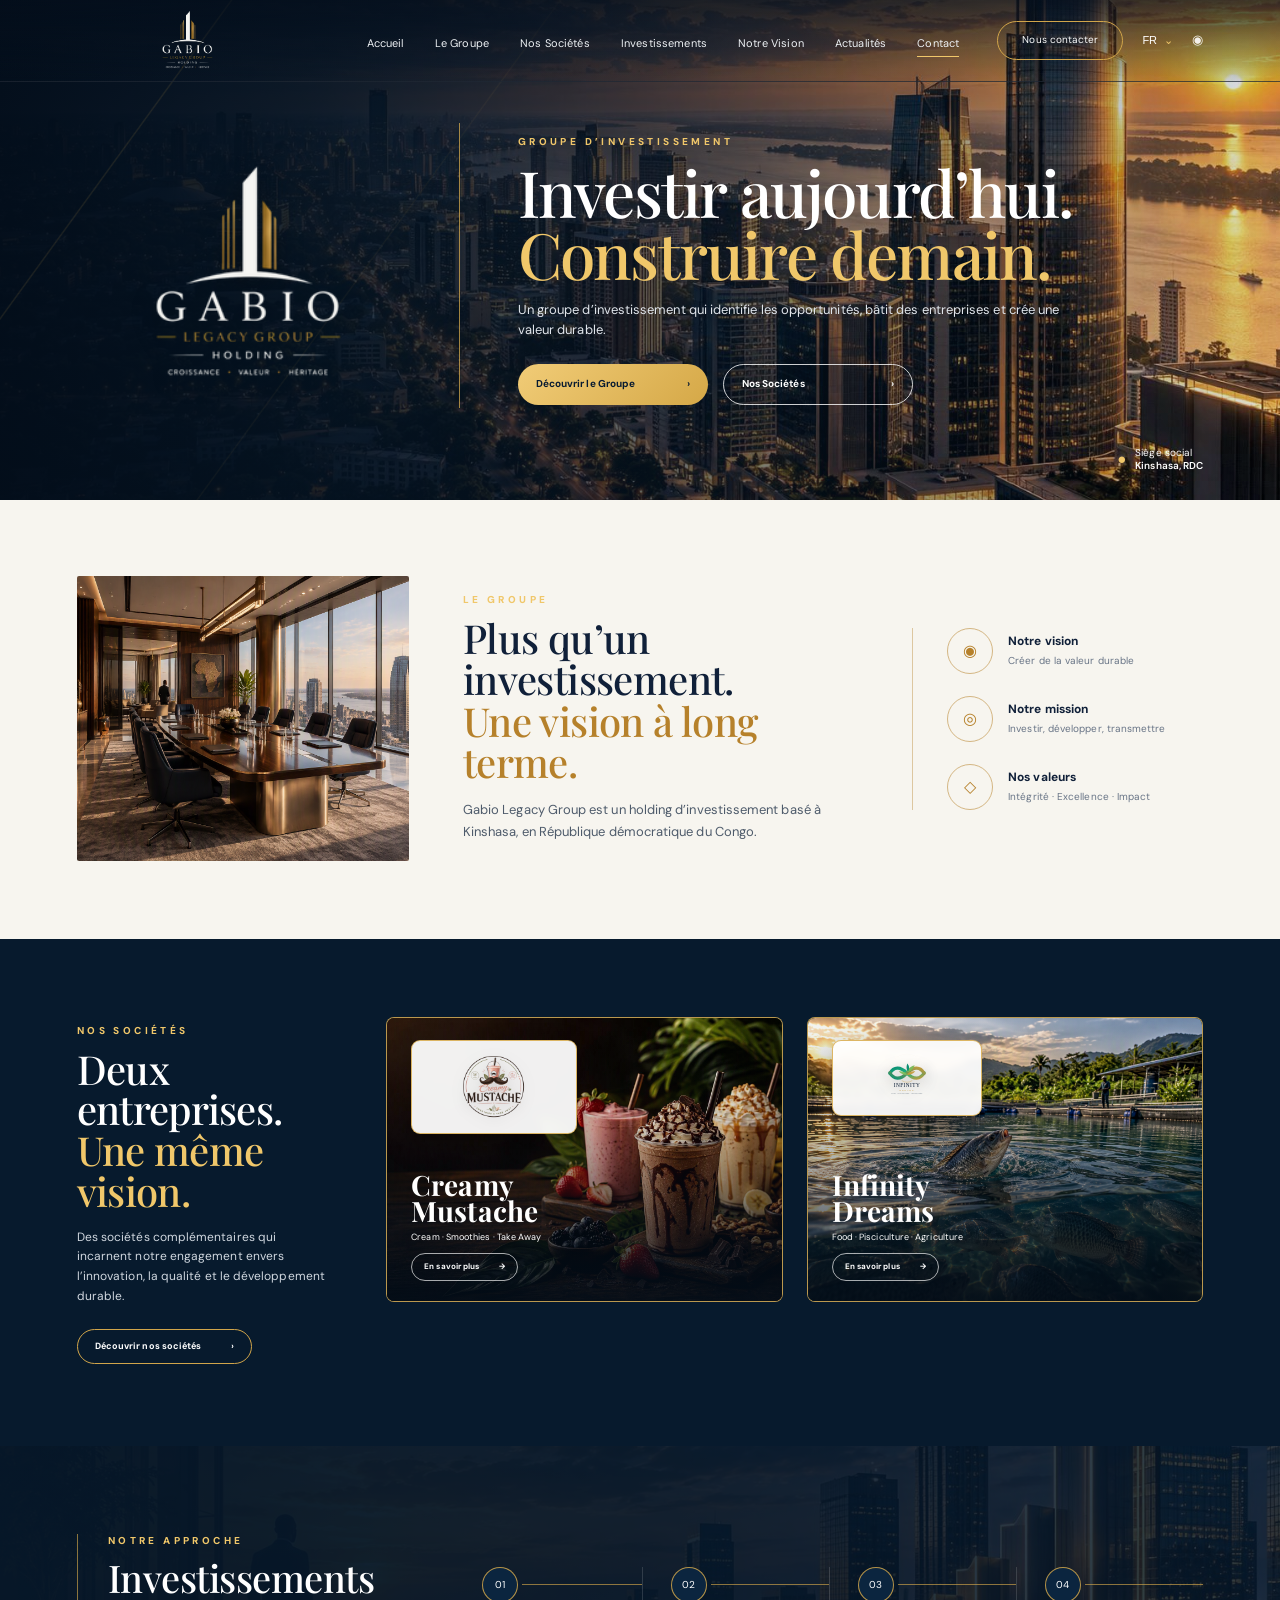
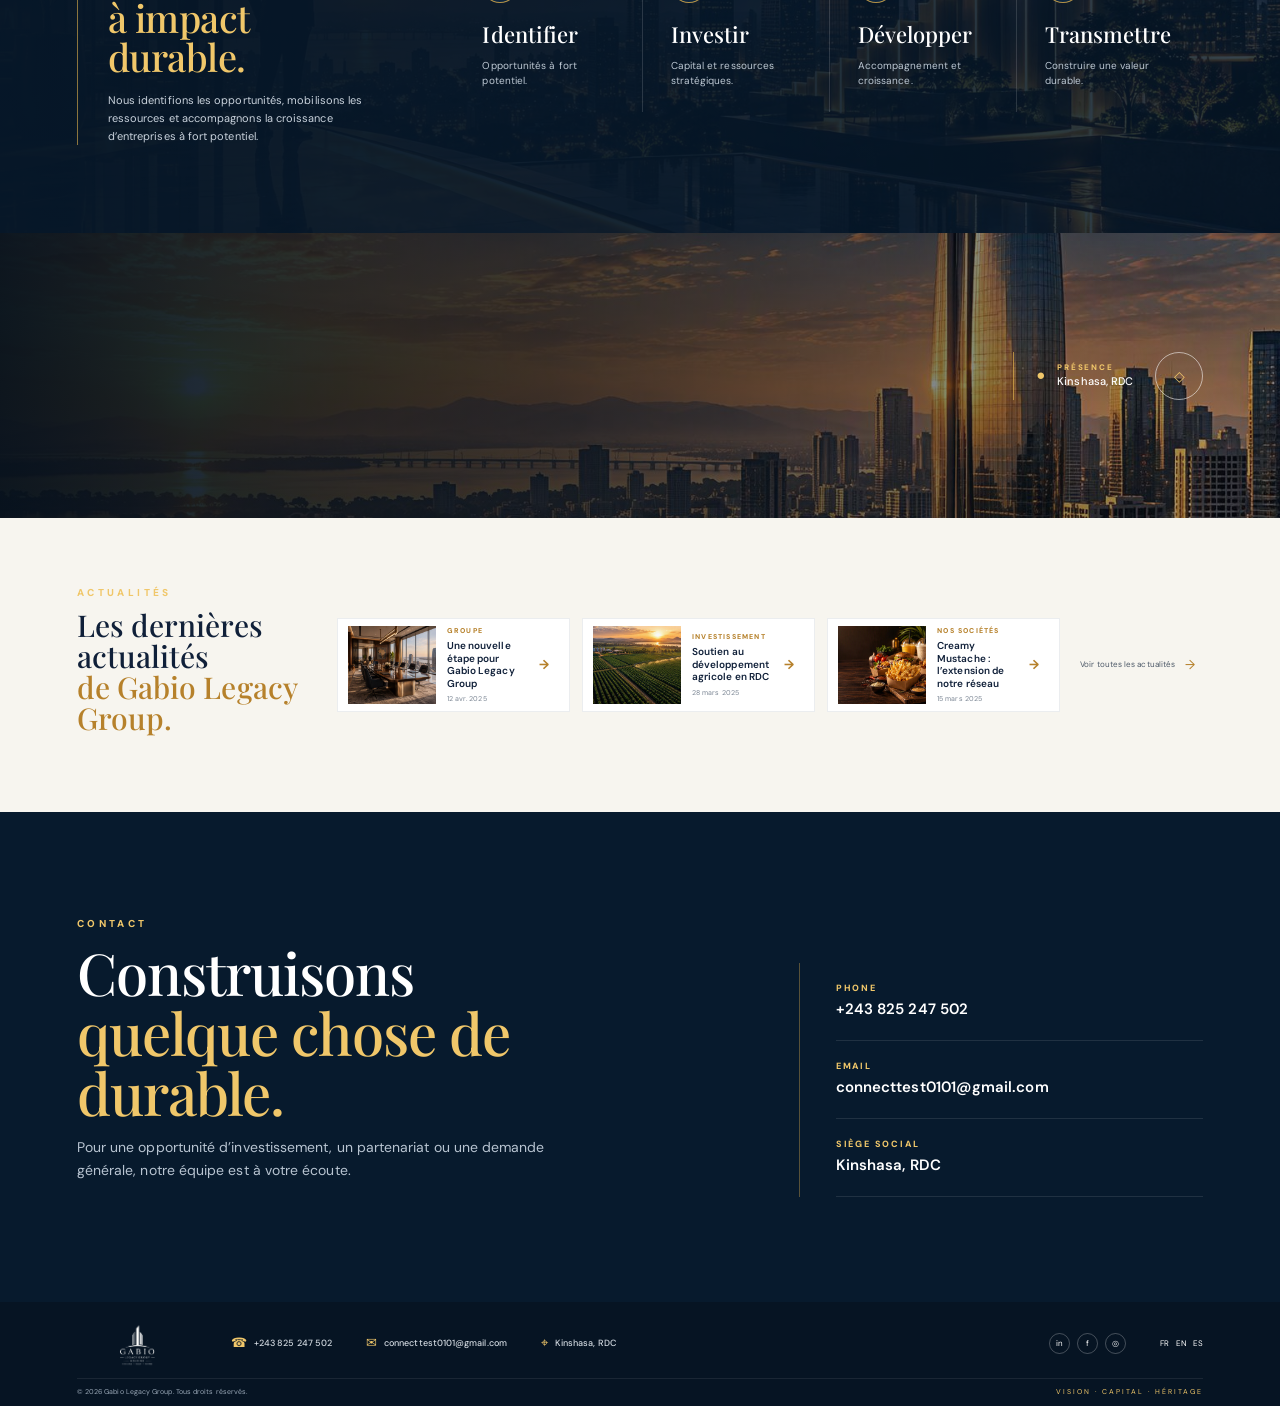
<file: index.html>
<!doctype html>
<html lang="fr">
<head>
<meta charset="utf-8">
<meta name="viewport" content="width=device-width, initial-scale=1">
<meta name="description" content="Gabio Legacy Group — Groupe d'investissement basé à Kinshasa, RDC. Investir, développer, transmettre.">
<meta name="theme-color" content="#071a31">
<title>Gabio Legacy Group | Holding d'investissement</title>
<link rel="preconnect" href="https://fonts.googleapis.com">
<link rel="preconnect" href="https://fonts.gstatic.com" crossorigin>
<link href="https://fonts.googleapis.com/css2?family=DM+Sans:wght@400;500;600;700;800&family=Playfair+Display:wght@500;600;700&display=swap" rel="stylesheet">
<link rel="stylesheet" href="style.css">
</head>
<body>
<div class="progress"><span id="progress"></span></div>

<header class="header" id="header">
  <a class="brand" href="#home" aria-label="Gabio Legacy Group">
    <img src="assets/logos/gabio-light.png" alt="Gabio Legacy Group">
  </a>
  <nav class="nav" id="nav">
    <a class="active" href="#home" data-i18n="nav.home">Accueil</a>
    <a href="#group" data-i18n="nav.group">Le Groupe</a>
    <a href="#companies" data-i18n="nav.companies">Nos Sociétés</a>
    <a href="#investments" data-i18n="nav.investments">Investissements</a>
    <a href="#vision" data-i18n="nav.vision">Notre Vision</a>
    <a href="#news" data-i18n="nav.news">Actualités</a>
    <a href="#contact" data-i18n="nav.contact">Contact</a>
  </nav>
  <div class="header-actions">
    <a class="contact-pill" href="#contact" data-i18n="nav.cta">Nous contacter</a>
    <div class="lang">
      <button type="button" class="lang-current" id="langCurrent" aria-expanded="false">FR <span>⌄</span></button>
      <div class="lang-menu" id="langMenu">
        <button type="button" data-lang="fr">Français</button>
        <button type="button" data-lang="en">English</button>
        <button type="button" data-lang="es">Español</button>
      </div>
    </div>
    <span class="globe" aria-hidden="true">◉</span>
    <button class="menu-toggle" id="menuToggle" type="button" aria-label="Menu" aria-expanded="false"><span></span><span></span><span></span></button>
  </div>
</header>

<main id="home">
<section class="hero">
  <div class="hero-image" aria-hidden="true"><img src="assets/images/kinshasa-hero.jfif" alt=""></div>
  <div class="hero-overlay"></div>
  <div class="hero-lines" aria-hidden="true"></div>
  <div class="hero-inner">
    <div class="hero-left reveal">
      <div class="hero-logo"><img src="assets/logos/gabio-light.png" alt="Gabio Legacy Group Holding"></div>
    </div>
    <div class="hero-copy reveal">
      <p class="eyebrow" data-i18n="hero.eyebrow">GROUPE D’INVESTISSEMENT</p>
      <h1><span data-i18n="hero.line1">Investir aujourd’hui.</span><em data-i18n="hero.line2">Construire demain.</em></h1>
      <p class="hero-lead" data-i18n="hero.lead">Un groupe d’investissement qui identifie les opportunités, bâtit des entreprises et crée une valeur durable.</p>
      <div class="hero-actions">
        <a class="btn btn-gold" href="#group"><span data-i18n="hero.discover">Découvrir le Groupe</span><span>›</span></a>
        <a class="btn btn-outline" href="#companies"><span data-i18n="hero.companies">Nos Sociétés</span><span>›</span></a>
      </div>
    </div>
  </div>
  <div class="hero-meta"><span class="pin">●</span><div><span data-i18n="hero.location">Siège social</span><b>Kinshasa, RDC</b></div></div>
</section>

<section class="group-section" id="group">
  <div class="container group-grid">
    <div class="group-visual reveal"><img src="assets/images/corporate-office.png" alt="Architecture corporate à Kinshasa"></div>
    <div class="group-copy reveal">
      <div class="section-tag">LE GROUPE</div>
      <h2 data-i18n="group.title">Plus qu’un investissement.<br><em>Une vision à long terme.</em></h2>
      <p data-i18n="group.p1">Gabio Legacy Group est un holding d’investissement basé à Kinshasa, en République démocratique du Congo, qui participe au développement d’entreprises dans des secteurs à fort potentiel, avec une approche durable et responsable.</p>
    </div>
    <div class="pillars reveal">
      <article><div class="pillar-icon">◉</div><div><strong data-i18n="group.v1">Notre vision</strong><span data-i18n="group.v1d">Créer de la valeur durable.</span></div></article>
      <article><div class="pillar-icon">◎</div><div><strong data-i18n="group.v2">Notre mission</strong><span data-i18n="group.v2d">Investir · Développer · Transmettre.</span></div></article>
      <article><div class="pillar-icon">◇</div><div><strong data-i18n="group.v3">Nos valeurs</strong><span data-i18n="group.v3d">Intégrité · Excellence · Impact.</span></div></article>
    </div>
  </div>
</section>

<section class="companies-section" id="companies">
  <div class="container companies-layout">
    <div class="companies-intro reveal">
      <div class="section-tag">NOS SOCIÉTÉS</div>
      <h2 data-i18n="companies.title">Deux entreprises.<br><em>Une même vision.</em></h2>
      <p data-i18n="companies.lead">Des sociétés complémentaires qui incarnent notre engagement envers l’innovation, la qualité et le développement durable.</p>
      <a class="text-link" href="#contact"><span data-i18n="companies.cta">Découvrir nos sociétés</span> <span>›</span></a>
    </div>
    <article class="company-card creamy reveal">
      <div class="card-image"><img class="company-photo" src="assets/images/creamy-products.jfif" alt="Produits Creamy Mustache"><div class="image-shade"></div><div class="logo-plaque"><img src="assets/logos/creamy-mustache-transparent.png" alt="Logo Creamy Mustache"></div></div>
      <div class="card-content">
        <h3>Creamy<br>Mustache</h3>
        <p class="sector" data-i18n="companies.creamy.sector">Cream · Smoothies · Take Away</p>
        <a href="companies/creamy-mustache.html" class="card-btn"><span data-i18n="companies.more">En savoir plus</span> →</a>
      </div>
    </article>
    <article class="company-card infinity reveal">
      <div class="card-image"><img class="company-photo" src="assets/images/infinity-pisciculture.png" alt="Pisciculture Infinity Dreams"><div class="image-shade"></div><div class="logo-plaque infinity-logo"><img src="assets/infinity-dreams.svg" alt="Logo Infinity Dreams"></div></div>
      <div class="card-content">
        <h3>Infinity<br>Dreams</h3>
        <p class="sector" data-i18n="companies.infinity.sector">Food · Pisciculture · Agriculture</p>
        <a href="companies/infinity-dreams.html" class="card-btn"><span data-i18n="companies.more">En savoir plus</span> →</a>
      </div>
    </article>
  </div>
</section>

<section class="investment-section investment-visual" id="investments">
  <div class="investment-bg" aria-hidden="true"><img src="assets/images/investment.jfif" alt=""></div>
  <div class="container investment-layout">
    <div class="investment-intro reveal">
      <div class="section-tag">NOTRE APPROCHE</div>
      <h2 data-i18n="invest.title">Investissements<br><em>à impact durable.</em></h2>
      <p data-i18n="invest.lead">Nous identifions les opportunités, mobilisons les ressources et accompagnons la croissance d’entreprises à fort potentiel.</p>
    </div>
    <div class="process">
      <article class="process-item reveal"><span>01</span><h3 data-i18n="process.1">Identifier</h3><p data-i18n="process.1d">Opportunités à fort potentiel.</p></article>
      <article class="process-item reveal"><span>02</span><h3 data-i18n="process.2">Investir</h3><p data-i18n="process.2d">Capital et ressources stratégiques.</p></article>
      <article class="process-item reveal"><span>03</span><h3 data-i18n="process.3">Développer</h3><p data-i18n="process.3d">Accompagnement et croissance.</p></article>
      <article class="process-item reveal"><span>04</span><h3 data-i18n="process.4">Transmettre</h3><p data-i18n="process.4d">Construire une valeur durable.</p></article>
    </div>
  </div>
</section>

<section class="vision-section" id="vision">
  <div class="vision-bg" aria-hidden="true"><img src="assets/images/legacy-future.jfif" alt=""></div>
  <div class="vision-content reveal"><div class="section-tag">NOTRE VISION</div><h2 data-i18n="vision.title">Créer aujourd’hui<br><em>les entreprises qui compteront demain.</em></h2></div>
  <div class="vision-presence"><span class="pin">●</span><div><small>PRÉSENCE</small><strong>Kinshasa, RDC</strong></div><div class="country-mark">◇</div></div>
</section>

<section class="news-section" id="news">
  <div class="container news-layout">
    <div class="news-title reveal"><div class="section-tag">ACTUALITÉS</div><h2 data-i18n="news.title">Les dernières actualités<br><em>de Gabio Legacy Group.</em></h2></div>
    <div class="news-grid">
      <article class="news-card reveal"><img src="assets/images/corporate-office.png" alt=""><div><span>GROUPE</span><h3 data-i18n="news.n1">Une nouvelle étape pour Gabio Legacy Group</h3><p>12 avr. 2025</p></div><b>→</b></article>
      <article class="news-card reveal"><img src="assets/images/infinity-agriculture.jfif" alt=""><div><span>INVESTISSEMENT</span><h3 data-i18n="news.n2">Soutien au développement agricole en RDC</h3><p>28 mars 2025</p></div><b>→</b></article>
      <article class="news-card reveal"><img src="assets/images/creamy-snacks.jfif" alt=""><div><span>NOS SOCIÉTÉS</span><h3 data-i18n="news.n3">Creamy Mustache : l’extension de notre réseau</h3><p>15 mars 2025</p></div><b>→</b></article>
      <a class="all-news" href="#contact">Voir toutes les actualités <span>→</span></a>
    </div>
  </div>
</section>

<section class="contact-section" id="contact">
  <div class="container contact-grid">
    <div class="reveal"><div class="section-tag">CONTACT</div><h2 data-i18n="contact.title">Construisons<br><em>quelque chose de durable.</em></h2><p data-i18n="contact.text">Pour une opportunité d’investissement, un partenariat ou une demande générale, notre équipe est à votre écoute.</p></div>
    <div class="contact-links reveal">
      <a href="tel:+243825247502"><span>PHONE</span><strong>+243 825 247 502</strong></a>
      <a href="mailto:connecttest0101@gmail.com"><span>EMAIL</span><strong>connecttest0101@gmail.com</strong></a>
      <div class="contact-location"><span>SIÈGE SOCIAL</span><strong>Kinshasa, RDC</strong></div>
    </div>
  </div>
</section>
</main>

<footer class="footer">
  <div class="container footer-inner">
    <img src="assets/logos/gabio-transparent.png" alt="Gabio Legacy Group">
    <div class="footer-contact"><span>☎</span><strong>+243 825 247 502</strong></div>
    <div class="footer-contact"><span>✉</span><strong>connecttest0101@gmail.com</strong></div>
    <div class="footer-contact"><span>⌖</span><strong>Kinshasa, RDC</strong></div>
    <div class="footer-social"><span>in</span><span>f</span><span>◎</span></div>
    <div class="footer-langs">FR &nbsp; EN &nbsp; ES</div>
  </div>
  <div class="container footer-bottom"><p>© <span id="year"></span> Gabio Legacy Group. Tous droits réservés.</p><span>VISION · CAPITAL · HÉRITAGE</span></div>
</footer>
<script src="script.js"></script>
</body>
</html>
</file>
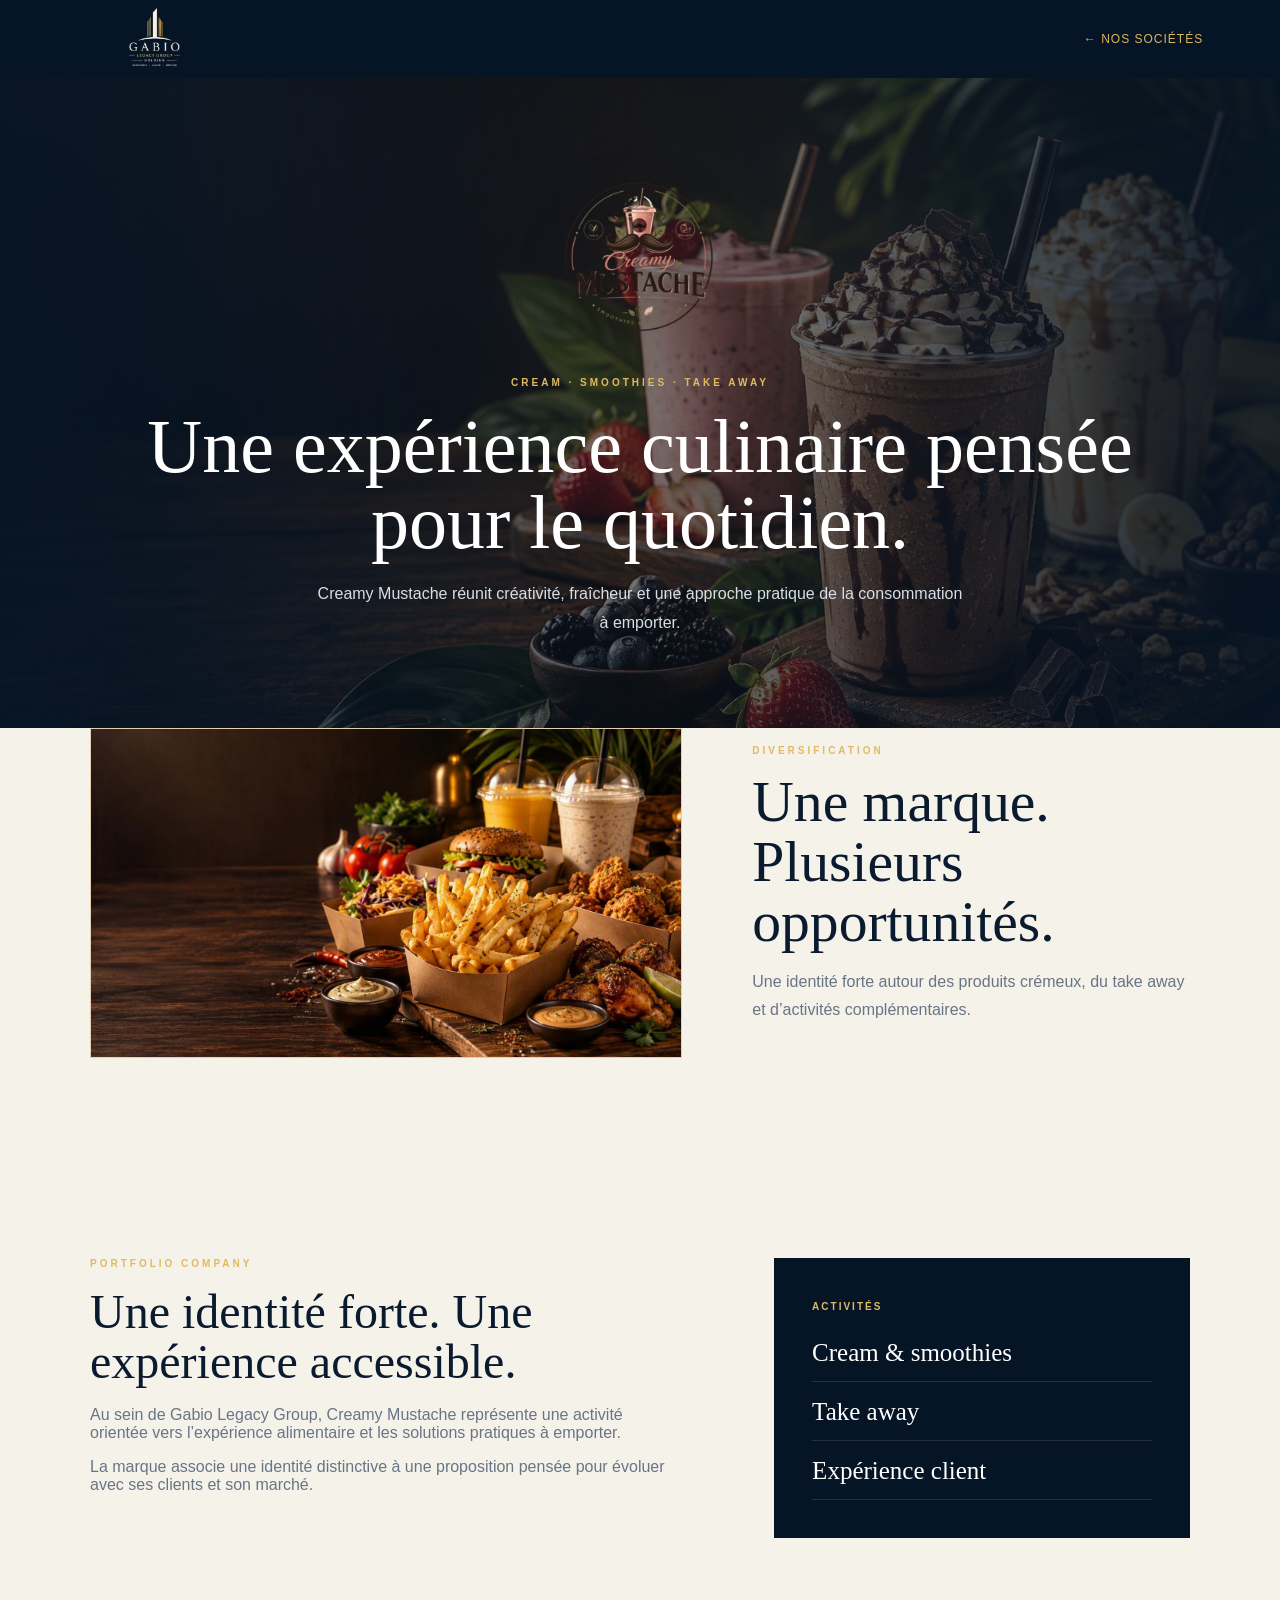
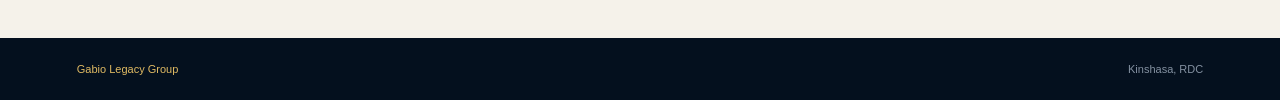
<file: companies/creamy-mustache.html>
<!doctype html><html lang="fr">
<head><meta charset="utf-8"><meta name="viewport" content="width=device-width,initial-scale=1">
<title>Creamy Mustache | Gabio Legacy Group</title><link rel="stylesheet" href="../company.css"></head>
<body class="creamy">
<header><a href="../index.html"><img src="../assets/logos/gabio-dark.png" alt="Gabio Legacy Group"></a><a href="../index.html#companies" class="back">← <span data-key="back">Nos Sociétés</span></a></header>
<main>
<section class="company-hero"><div class="hero-bg"><img src="../assets/images/creamy-products.jfif" alt=""></div><div class="hero-content"><img class="company-logo cream-logo" src="../assets/logos/creamy-mustache-transparent.png" alt="Creamy Mustache"><span>CREAM · SMOOTHIES · TAKE AWAY</span><h1>Une expérience culinaire pensée pour le quotidien.</h1><p>Creamy Mustache réunit créativité, fraîcheur et une approche pratique de la consommation à emporter.</p></div></section>
<section class="company-feature"><img src="../assets/images/creamy-snakes.jfif" alt="Activité liée aux serpents"><div><span class="tag">DIVERSIFICATION</span><h2>Une marque. Plusieurs opportunités.</h2><p>Une identité forte autour des produits crémeux, du take away et d’activités complémentaires.</p></div></section>
<section class="company-body"><div class="company-copy"><span class="tag">PORTFOLIO COMPANY</span><h2>Une identité forte. Une expérience accessible.</h2><p>Au sein de Gabio Legacy Group, Creamy Mustache représente une activité orientée vers l’expérience alimentaire et les solutions pratiques à emporter.</p><p>La marque associe une identité distinctive à une proposition pensée pour évoluer avec ses clients et son marché.</p></div><div class="focus"><span>ACTIVITÉS</span><div class="focus-list"><b>Cream & smoothies</b><b>Take away</b><b>Expérience client</b></div></div></section>
</main><footer><a href="../index.html">Gabio Legacy Group</a><span>Kinshasa, RDC</span></footer>
</body></html>
</file>
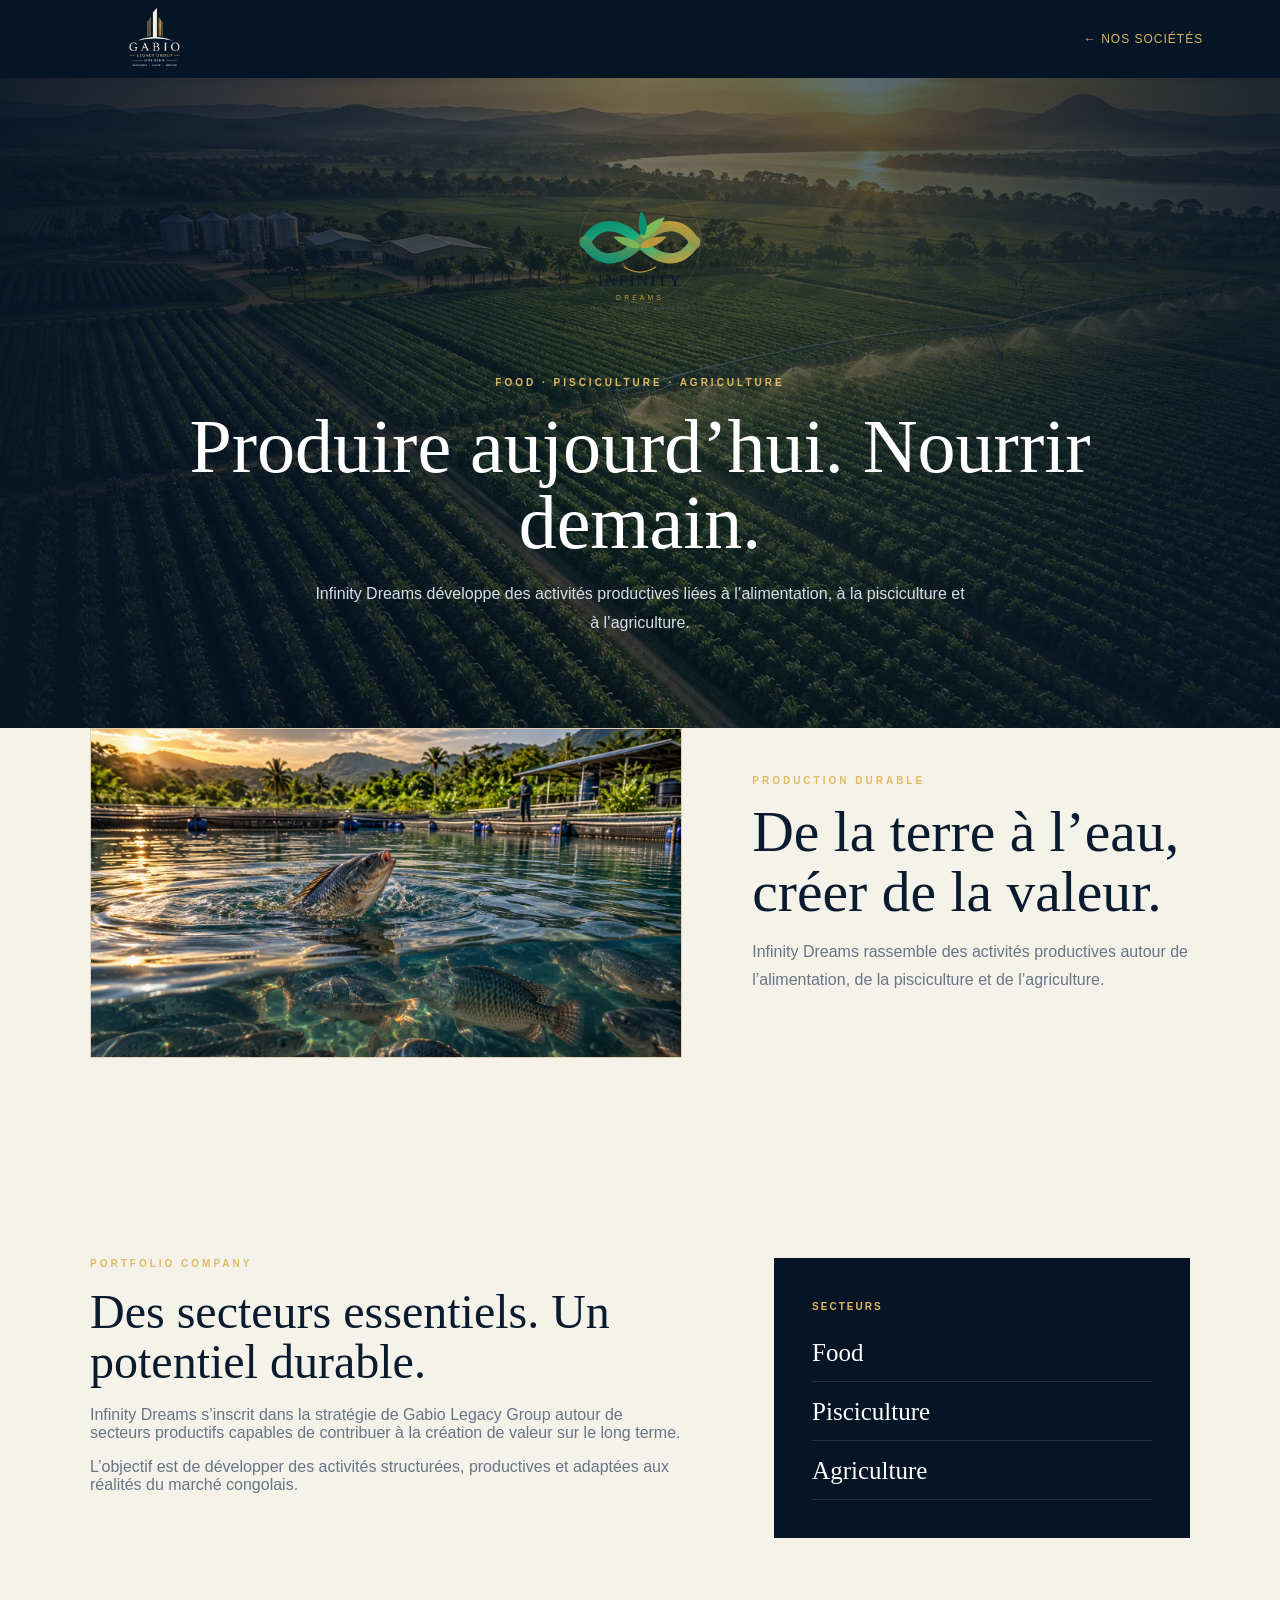
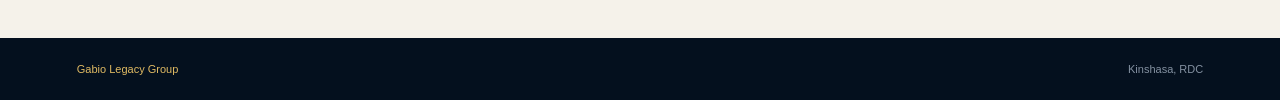
<file: companies/infinity-dreams.html>
<!doctype html><html lang="fr">
<head><meta charset="utf-8"><meta name="viewport" content="width=device-width,initial-scale=1">
<title>Infinity Dreams | Gabio Legacy Group</title><link rel="stylesheet" href="../company.css"></head>
<body class="infinity">
<header><a href="../index.html"><img src="../assets/logos/gabio-dark.png" alt="Gabio Legacy Group"></a><a href="../index.html#companies" class="back">← <span data-key="back">Nos Sociétés</span></a></header>
<main>
<section class="company-hero"><div class="hero-bg"><img src="../assets/images/infinity-agriculture.jfif" alt=""></div><div class="hero-content"><img class="company-logo infinity-logo" src="../assets/infinity-dreams.svg" alt="Infinity Dreams"><span>FOOD · PISCICULTURE · AGRICULTURE</span><h1>Produire aujourd’hui. Nourrir demain.</h1><p>Infinity Dreams développe des activités productives liées à l’alimentation, à la pisciculture et à l’agriculture.</p></div></section>
<section class="company-feature"><img src="../assets/images/pisciculture.png" alt="Pisciculture Infinity Dreams"><div><span class="tag">PRODUCTION DURABLE</span><h2>De la terre à l’eau, créer de la valeur.</h2><p>Infinity Dreams rassemble des activités productives autour de l’alimentation, de la pisciculture et de l’agriculture.</p></div></section>
<section class="company-body"><div class="company-copy"><span class="tag">PORTFOLIO COMPANY</span><h2>Des secteurs essentiels. Un potentiel durable.</h2><p>Infinity Dreams s’inscrit dans la stratégie de Gabio Legacy Group autour de secteurs productifs capables de contribuer à la création de valeur sur le long terme.</p><p>L’objectif est de développer des activités structurées, productives et adaptées aux réalités du marché congolais.</p></div><div class="focus"><span>SECTEURS</span><div class="focus-list"><b>Food</b><b>Pisciculture</b><b>Agriculture</b></div></div></section>
</main><footer><a href="../index.html">Gabio Legacy Group</a><span>Kinshasa, RDC</span></footer>
</body></html>
</file>
<file: style.css>
*{box-sizing:border-box}
html{scroll-behavior:smooth}
body{margin:0;background:#f7f5ef;color:#102039;font-family:"DM Sans",sans-serif;line-height:1.45}
a{color:inherit}
:root{--navy:#071a2d;--navy2:#0b253f;--gold:#d1a54a;--gold2:#f0c76a;--cream:#f7f5ef;--muted:#687486;--line:rgba(7,26,49,.15);--max:1260px}
.progress{position:fixed;top:0;left:0;right:0;height:2px;z-index:200;background:transparent}.progress span{display:block;width:0;height:100%;background:var(--gold2)}

/* HEADER */
.header{position:fixed;top:0;left:0;right:0;height:72px;z-index:90;display:flex;align-items:center;gap:30px;padding:4px max(5%,calc((100% - var(--max))/2));color:#fff;background:linear-gradient(180deg,rgba(4,14,27,.72),rgba(4,14,27,.05));border-bottom:1px solid rgba(255,255,255,.08);transition:.3s}.header.scrolled{background:rgba(5,18,32,.95);backdrop-filter:blur(15px)}
.brand{display:block;flex:0 0 auto}.brand img{width:205px;height:64px;object-fit:contain}.nav{display:flex;align-items:center;justify-content:flex-end;gap:28px;flex:1}.nav a{font-size:10px;text-decoration:none;color:#eef2f5;white-space:nowrap;position:relative;padding:25px 0 20px}.nav a:after{content:"";position:absolute;left:0;right:0;bottom:14px;height:1px;background:var(--gold2);transform:scaleX(0);transform-origin:left;transition:.25s}.nav a:hover:after,.nav a.active:after{transform:scaleX(1)}
.header-actions{display:flex;align-items:center;gap:11px}.contact-pill{border:1px solid var(--gold);border-radius:30px;padding:9px 22px;font-size:9px;text-decoration:none;color:#fff;white-space:nowrap}.contact-pill:hover{background:var(--gold);color:var(--navy)}.lang{position:relative}.lang-current{background:none;border:0;color:#fff;font-size:10px;cursor:pointer;padding:8px}.lang-current span{color:var(--gold2);margin-left:4px}.lang-menu{display:none;position:absolute;right:0;top:38px;background:#fff;min-width:130px;box-shadow:0 15px 35px rgba(0,0,0,.2)}.lang-menu.open{display:block}.lang-menu button{display:block;width:100%;border:0;background:#fff;text-align:left;padding:10px 13px;font-size:10px;cursor:pointer}.globe{color:#fff;font-size:13px;opacity:.9}.menu-toggle{display:none;border:0;background:none;padding:6px}.menu-toggle span{display:block;width:23px;height:2px;background:#fff;margin:4px}
.container{width:min(var(--max),90%);margin:auto}

/* HERO */
.hero{height:302px;min-height:302px;position:relative;overflow:hidden;background:#061526;color:#fff;display:flex;align-items:center}.hero-image{position:absolute;inset:0;overflow:hidden}.hero-image img{width:100%;height:100%;object-fit:cover;object-position:center 48%;display:block;filter:saturate(.88) contrast(1.05)}.hero-overlay{position:absolute;inset:0;background:linear-gradient(90deg,rgba(3,14,27,.96) 0%,rgba(5,20,35,.86) 27%,rgba(6,24,42,.52) 56%,rgba(5,19,33,.18) 100%)}.hero-lines{position:absolute;inset:0;background:linear-gradient(126deg,transparent 0 14%,rgba(212,167,74,.18) 14.1%,transparent 14.2% 34%,rgba(212,167,74,.08) 34.1%,transparent 34.2%);opacity:.7}.hero-inner{width:min(var(--max),90%);margin:auto;display:grid;grid-template-columns:40% 60%;align-items:center;position:relative;z-index:2;padding-top:22px}.hero-left{display:flex;align-items:center}.hero-logo{width:350px;height:215px;display:flex;align-items:center;justify-content:center;padding:10px 34px 10px 20px;border-right:1px solid rgba(222,177,80,.72)}.hero-logo img{width:100%;height:100%;object-fit:contain;filter:drop-shadow(0 6px 13px rgba(0,0,0,.4))}.hero-copy{padding-left:46px;max-width:720px}.eyebrow,.section-tag{font-size:9px;letter-spacing:3px;font-weight:800;text-transform:uppercase;color:var(--gold2)}.hero h1{font-family:"Playfair Display",serif;font-size:clamp(39px,4.2vw,59px);line-height:.98;font-weight:500;letter-spacing:-1.2px;margin:8px 0 9px}.hero h1 em{display:block;color:var(--gold2);font-style:normal}.hero-lead{max-width:500px;color:#e0e5eb;font-size:11px;line-height:1.4;margin:0}.hero-actions{display:flex;gap:13px;margin-top:16px}.btn{display:inline-flex;align-items:center;gap:22px;text-decoration:none;font-size:9px;font-weight:700;padding:9px 16px;border-radius:24px;min-width:160px;justify-content:space-between}.btn-gold{background:linear-gradient(135deg,#f1cc77,#d5a847);color:#071a31}.btn-outline{border:1px solid rgba(255,255,255,.8);color:#fff}.hero-meta{position:absolute;right:max(5%,calc((100% - var(--max))/2));bottom:17px;z-index:3;display:flex;align-items:center;gap:9px;color:#fff;font-size:9px}.hero-meta div{display:flex;flex-direction:column;line-height:1.25}.hero-meta b{font-size:9px;font-weight:600}.pin{color:var(--gold2);font-size:15px}

/* GROUP */
.group-section{background:#f7f5ef;padding:16px 0 14px}.group-grid{display:grid;grid-template-columns:1.08fr 1.25fr .92fr;gap:38px;align-items:center}.group-visual{height:158px;overflow:hidden}.group-visual img{width:100%;height:100%;object-fit:cover;display:block}.group-copy{padding-right:5px}.group-copy h2{font-family:"Playfair Display";font-size:28px;line-height:1.03;font-weight:500;margin:4px 0 8px}.group-copy h2 em{color:#b6812b;font-style:normal}.group-copy p{font-size:10px;color:#4e5b6b;line-height:1.5;margin:0;max-width:560px}.pillars{border-left:1px solid rgba(183,129,43,.4);padding-left:28px}.pillars article{display:flex;gap:12px;align-items:center;margin:0 0 11px}.pillars article:last-child{margin-bottom:0}.pillar-icon{width:39px;height:39px;border:1px solid rgba(183,129,43,.55);border-radius:50%;display:grid;place-items:center;color:#b6812b;font-size:15px;flex:0 0 auto}.pillars strong{display:block;font-size:10px}.pillars span{display:block;font-size:9px;color:#687486;margin-top:2px}

/* COMPANIES */
.companies-section{background:var(--navy);color:#fff;padding:14px 0 10px}.companies-layout{display:grid;grid-template-columns:.78fr 1fr 1fr;gap:17px;align-items:stretch}.companies-intro{padding:5px 10px 0 0}.companies-intro h2{font-family:"Playfair Display";font-size:28px;line-height:1.02;font-weight:500;margin:8px 0 8px}.companies-intro h2 em{display:block;color:var(--gold2);font-style:normal}.companies-intro p{font-size:9px;line-height:1.45;color:#d0d7df;margin:0 0 11px;max-width:300px}.text-link{display:inline-flex;align-items:center;gap:25px;border:1px solid var(--gold);border-radius:22px;padding:7px 13px;text-decoration:none;font-size:8px;font-weight:700}.company-card{height:170px;position:relative;overflow:hidden;border:1px solid rgba(218,174,84,.85);border-radius:6px;background:#0a1b2c}.card-image{position:absolute;inset:0}.company-photo{position:absolute;inset:0;width:100%;height:100%;object-fit:cover;display:block;filter:saturate(.9) contrast(1.05)}.image-shade{position:absolute;inset:0;background:linear-gradient(180deg,rgba(3,13,24,.08),rgba(3,13,24,.25) 42%,rgba(3,13,24,.92) 100%)}.logo-plaque{position:absolute;left:22px;top:15px;width:150px;height:78px;display:flex;align-items:center;justify-content:center;padding:7px;background:rgba(255,255,255,.94);border:1px solid rgba(218,174,84,.9);border-radius:8px;box-shadow:0 10px 24px rgba(0,0,0,.28);backdrop-filter:blur(3px);z-index:5}.logo-plaque img{width:100%;height:100%;object-fit:contain;filter:drop-shadow(0 3px 7px rgba(0,0,0,.18))}.infinity-logo{width:135px;height:67px}.card-content{position:absolute;left:22px;right:16px;bottom:12px;z-index:4}.company-card h3{font-family:"Playfair Display";font-size:22px;line-height:.9;margin:0 0 5px}.company-card .sector{font-size:8px;color:#fff;margin:0 0 5px}.card-btn{display:inline-flex;align-items:center;gap:20px;border:1px solid rgba(255,255,255,.65);border-radius:20px;padding:5px 10px;text-decoration:none;font-size:7px;font-weight:700}.card-btn:hover{border-color:var(--gold2);color:var(--gold2)}

/* INVESTMENT */
.investment-section{position:relative;overflow:hidden;background:var(--navy);color:#fff;padding:17px 0}.investment-bg{position:absolute;inset:0;opacity:.28}.investment-bg:after{content:"";position:absolute;inset:0;background:linear-gradient(90deg,rgba(5,18,32,.96),rgba(5,18,32,.72),rgba(5,18,32,.3))}.investment-bg img{width:100%;height:100%;object-fit:cover}.investment-layout{position:relative;z-index:2;display:grid;grid-template-columns:.82fr 1.75fr;gap:35px;align-items:center}.investment-intro{padding-left:5px;border-left:1px solid rgba(211,167,74,.65)}.investment-intro .section-tag{padding-left:25px}.investment-intro h2{font-family:"Playfair Display";font-size:25px;line-height:1.03;font-weight:500;margin:5px 0 7px;padding-left:25px}.investment-intro h2 em{display:block;color:var(--gold2);font-style:normal}.investment-intro p{font-size:8px;line-height:1.45;color:#c9d2dc;margin:0;padding-left:25px;max-width:315px}.process{display:grid;grid-template-columns:repeat(4,1fr);margin:0}.process-item{min-height:82px;padding:0 18px 0 22px;border-left:1px solid rgba(255,255,255,.14);position:relative}.process-item:first-child{border-left:0}.process-item:before{content:"";position:absolute;top:15px;left:58px;right:0;height:1px;background:rgba(211,167,74,.65)}.process-item>span{position:relative;z-index:2;width:31px;height:31px;border:1px solid rgba(211,167,74,.85);border-radius:50%;display:grid;place-items:center;color:#fff;font-size:9px;background:var(--navy2)}.process-item h3{font-family:"Playfair Display";font-size:16px;font-weight:500;margin:11px 0 3px}.process-item p{font-size:8px;color:#bdc8d3;line-height:1.35;margin:0;max-width:150px}

/* VISION */
.vision-section{height:92px;position:relative;overflow:hidden;color:#fff;display:flex;align-items:center;padding:0}.vision-bg{position:absolute;inset:0}.vision-bg img{width:100%;height:100%;object-fit:cover;object-position:center 55%;display:block}.vision-section:after{content:"";position:absolute;inset:0;background:linear-gradient(90deg,rgba(4,16,29,.95) 0%,rgba(4,16,29,.78) 40%,rgba(4,16,29,.4) 100%)}.vision-content{position:relative;z-index:2;width:min(var(--max),90%);margin:auto}.vision-content h2{font-family:"Playfair Display";font-size:25px;line-height:1.02;font-weight:500;margin:4px 0 0}.vision-content h2 em{color:var(--gold2);font-style:normal}.vision-presence{position:absolute;z-index:3;right:max(5%,calc((100% - var(--max))/2));top:50%;transform:translateY(-50%);display:flex;align-items:center;gap:9px;padding-left:18px;border-left:1px solid rgba(211,167,74,.75)}.vision-presence small{display:block;color:var(--gold2);font-size:7px;letter-spacing:1.8px;font-weight:800}.vision-presence strong{display:block;font-size:9px;font-weight:500}.country-mark{width:43px;height:43px;border:1px solid rgba(255,255,255,.55);border-radius:50%;display:grid;place-items:center;color:var(--gold2);margin-left:10px}

/* NEWS */
.news-section{background:#f7f5ef;padding:9px 0}.news-layout{display:grid;grid-template-columns:.82fr 3fr;gap:18px;align-items:center}.news-title h2{font-family:"Playfair Display";font-size:22px;line-height:1.04;font-weight:500;margin:4px 0}.news-title h2 em{color:#b6812b;font-style:normal}.news-grid{display:grid;grid-template-columns:repeat(3,1fr) auto;gap:8px;align-items:stretch}.news-card{height:62px;display:grid;grid-template-columns:65px 1fr 16px;gap:8px;align-items:center;background:#fff;border:1px solid rgba(7,26,49,.08);padding:5px 8px}.news-card img{width:65px;height:50px;object-fit:cover}.news-card span{display:block;font-size:6px;letter-spacing:1.2px;color:#b6812b;font-weight:800}.news-card h3{font-family:"DM Sans";font-size:8px;line-height:1.2;font-weight:600;margin:2px 0}.news-card p{font-size:6px;color:#7a8593;margin:0}.news-card b{font-size:11px;color:#b6812b}.all-news{display:flex;align-items:center;justify-content:center;gap:10px;height:62px;text-decoration:none;font-size:7px;color:#4d5968;white-space:nowrap;padding:0 8px}.all-news span{color:#b6812b;font-size:13px}

/* CONTACT */
.contact-section{background:var(--navy);color:#fff;padding:75px 0}.contact-grid{display:grid;grid-template-columns:1fr .65fr;gap:80px;align-items:end}.contact-grid h2{font-family:"Playfair Display";font-size:48px;line-height:1.03;font-weight:500;margin:12px 0}.contact-grid h2 em{color:var(--gold2);font-style:normal}.contact-grid>div>p{color:#b8c4d1;max-width:520px}.contact-links{border-left:1px solid rgba(211,167,74,.4);padding-left:30px}.contact-links>a,.contact-location{display:block;text-decoration:none;border-bottom:1px solid rgba(255,255,255,.1);padding:16px 0}.contact-links span{display:block;font-size:8px;letter-spacing:1.8px;color:var(--gold2);font-weight:800;margin-bottom:4px}.contact-links strong{font-size:13px;font-weight:600}

/* FOOTER */
.footer{background:#061423;color:#9aa8b7;padding:9px 0 5px}.footer-inner{display:flex;align-items:center;gap:27px}.footer img{width:105px;height:43px;object-fit:contain;filter:brightness(0) invert(1) sepia(.15) saturate(.75)}.footer-contact{display:flex;align-items:center;gap:7px;font-size:8px}.footer-contact span{color:var(--gold2);font-size:13px}.footer-contact strong{font-weight:500;color:#d3dae1}.footer-social{display:flex;gap:7px;margin-left:auto}.footer-social span{width:21px;height:21px;border:1px solid rgba(255,255,255,.25);border-radius:50%;display:grid;place-items:center;font-size:8px;color:#fff}.footer-langs{font-size:8px;color:#fff}.footer-bottom{border-top:1px solid rgba(255,255,255,.08);margin-top:5px;padding-top:4px;display:flex;justify-content:space-between;align-items:center}.footer-bottom p,.footer-bottom>span{font-size:6px;margin:0}.footer-bottom>span{color:var(--gold2);letter-spacing:2px}

.reveal{opacity:0;transform:translateY(10px);transition:opacity .55s ease,transform .55s ease}.reveal.visible{opacity:1;transform:none}

@media(max-width:1100px){.nav{gap:17px}.nav a{font-size:9px}.brand img{width:175px}.hero-inner{grid-template-columns:38% 62%}.hero-logo{width:310px}.group-grid{grid-template-columns:1fr 1.15fr}.pillars{grid-column:1/-1;border-left:0;border-top:1px solid rgba(183,129,43,.4);padding:10px 0 0;display:grid;grid-template-columns:repeat(3,1fr)}.companies-layout{grid-template-columns:.72fr 1fr 1fr}.news-layout{grid-template-columns:.75fr 3fr}.news-grid{grid-template-columns:repeat(3,1fr)}}
@media(max-width:820px){.header{height:66px;padding:4px 5%}.brand img{width:150px;height:57px}.nav{position:absolute;top:66px;left:0;right:0;display:none;flex-direction:column;align-items:flex-start;background:rgba(5,18,32,.98);padding:10px 6%;gap:0}.nav.open{display:flex}.nav a{width:100%;padding:12px 0;font-size:10px}.menu-toggle{display:block}.globe{display:none}.contact-pill{display:none}.hero{height:620px;min-height:620px}.hero-inner{grid-template-columns:1fr;padding-top:60px}.hero-left{display:none}.hero-copy{padding-left:0;max-width:600px}.hero h1{font-size:clamp(45px,10vw,68px)}.hero-meta{right:6%;bottom:20px}.group-section,.companies-section,.investment-section,.news-section{padding:30px 0}.group-grid{grid-template-columns:1fr;gap:18px}.group-visual{height:220px}.pillars{grid-template-columns:1fr;gap:10px}.companies-layout{grid-template-columns:1fr}.companies-intro{padding-right:0}.company-card{height:360px}.investment-layout{grid-template-columns:1fr;gap:22px}.process{grid-template-columns:1fr 1fr;gap:0}.process-item{min-height:90px;border-left:0;border-top:1px solid rgba(255,255,255,.14);padding:12px 15px}.process-item:before{display:none}.vision-section{height:240px}.vision-content h2{font-size:37px}.vision-presence{right:5%;bottom:15px;top:auto;transform:none}.news-layout{grid-template-columns:1fr}.news-grid{grid-template-columns:1fr}.news-card{height:74px}.all-news{justify-content:flex-start;height:35px}.contact-grid{grid-template-columns:1fr;gap:35px}.footer-inner{flex-wrap:wrap}.footer-social{margin-left:0}}
@media(max-width:520px){.hero{height:650px}.hero h1{font-size:47px}.hero-lead{font-size:13px}.hero-actions{display:grid;grid-template-columns:1fr}.btn{width:100%}.container{width:90%}.group-copy h2,.companies-intro h2,.investment-intro h2{font-size:30px}.company-card{height:340px}.process{grid-template-columns:1fr}.vision-section{height:280px}.vision-content h2{font-size:32px}.vision-presence{left:5%;right:auto}.footer-inner{align-items:flex-start}.footer-bottom{flex-direction:column;align-items:flex-start;gap:3px}}
@media(prefers-reduced-motion:reduce){html{scroll-behavior:auto}.reveal{opacity:1;transform:none;transition:none}}

/* PREMIUM REFINEMENT — same structure, stronger hierarchy and spacing */
:root{--max:1320px;--gold-soft:#e7bd68}
body{font-size:14px;letter-spacing:.005em}
.container{width:min(var(--max),88%)}
.header{height:82px;padding-left:max(6%,calc((100% - var(--max))/2));padding-right:max(6%,calc((100% - var(--max))/2));gap:38px}
.brand img{width:220px;height:70px}
.nav{gap:31px}
.nav a{font-size:11px;letter-spacing:.15px;padding:29px 0 23px}
.nav a:after{bottom:17px;height:1px}
.contact-pill{padding:11px 24px;font-size:10px}
.lang-current{font-size:11px}

.hero{height:500px;min-height:500px}
.hero-image img{object-position:center 46%;transform:scale(1.015);transition:transform 1.2s ease}
.hero:hover .hero-image img{transform:scale(1.035)}
.hero-overlay{background:linear-gradient(90deg,rgba(3,14,27,.97) 0%,rgba(5,20,35,.88) 25%,rgba(6,24,42,.56) 57%,rgba(5,19,33,.12) 100%)}
.hero-inner{width:min(var(--max),88%);grid-template-columns:34% 66%;padding-top:30px}
.hero-logo{width:100%;height:285px;padding:14px 48px 14px 5px}
.hero-copy{padding-left:58px;max-width:780px}
.eyebrow,.section-tag{font-size:10px;letter-spacing:3.4px}
.hero h1{font-size:clamp(48px,5vw,72px);line-height:.98;letter-spacing:-1.8px;margin:11px 0 14px}
.hero-lead{max-width:570px;font-size:13px;line-height:1.55}
.hero-actions{gap:15px;margin-top:24px}
.btn{font-size:10px;padding:12px 18px;min-width:190px;transition:transform .25s ease,box-shadow .25s ease,background .25s ease}
.btn:hover{transform:translateY(-2px);box-shadow:0 10px 22px rgba(0,0,0,.18)}
.hero-meta{right:max(6%,calc((100% - var(--max))/2));bottom:28px;font-size:10px}
.hero-meta b{font-size:10px}

.group-section{padding:76px 0 78px}
.group-grid{grid-template-columns:1.05fr 1.25fr .92fr;gap:54px}
.group-visual{height:285px;border-radius:2px}
.group-visual img{transition:transform .8s ease}
.group-visual:hover img{transform:scale(1.035)}
.group-copy{padding-right:12px}
.group-copy h2{font-size:40px;line-height:1.04;margin:9px 0 16px;letter-spacing:-.6px}
.group-copy p{font-size:13px;line-height:1.72;max-width:590px}
.pillars{padding-left:34px}
.pillars article{gap:15px;margin-bottom:22px}
.pillar-icon{width:46px;height:46px;font-size:16px}
.pillars strong{font-size:12px}
.pillars span{font-size:10px;margin-top:4px}

.companies-section{padding:78px 0 82px}
.companies-layout{grid-template-columns:.72fr 1fr 1fr;gap:24px}
.companies-intro{padding:7px 28px 0 0}
.companies-intro h2{font-size:40px;line-height:1.02;margin:10px 0 16px;letter-spacing:-.7px}
.companies-intro p{font-size:12px;line-height:1.65;max-width:340px;margin-bottom:22px}
.text-link{gap:30px;padding:10px 17px;font-size:9px;transition:transform .25s ease,background .25s ease,color .25s ease}
.text-link:hover{transform:translateY(-2px);background:var(--gold);color:var(--navy)}
.company-card{height:285px;border-radius:8px;transition:transform .35s ease,box-shadow .35s ease}
.company-card:hover{transform:translateY(-5px);box-shadow:0 22px 42px rgba(0,0,0,.28)}
.company-photo{transition:transform .8s ease,filter .35s ease}
.company-card:hover .company-photo{transform:scale(1.045);filter:saturate(1) contrast(1.06)}
.image-shade{background:linear-gradient(180deg,rgba(3,13,24,.04),rgba(3,13,24,.18) 38%,rgba(3,13,24,.93) 100%)}
.logo-plaque{left:24px;top:22px;width:166px;height:94px;padding:9px;border-radius:9px;box-shadow:0 12px 28px rgba(0,0,0,.3)}
.infinity-logo{width:150px;height:76px}
.card-content{left:24px;right:20px;bottom:20px}
.company-card h3{font-size:28px;line-height:.94;margin-bottom:7px}
.company-card .sector{font-size:9px;margin-bottom:9px}
.card-btn{padding:7px 12px;font-size:8px;transition:transform .2s ease,border-color .2s ease,color .2s ease}
.card-btn:hover{transform:translateX(2px)}

.investment-section{padding:88px 0}
.investment-bg{opacity:.34}
.investment-bg:after{background:linear-gradient(90deg,rgba(5,18,32,.97),rgba(5,18,32,.8),rgba(5,18,32,.42))}
.investment-layout{grid-template-columns:.78fr 1.85fr;gap:62px}
.investment-intro{padding-left:0}
.investment-intro .section-tag,.investment-intro h2,.investment-intro p{padding-left:30px}
.investment-intro h2{font-size:38px;line-height:1.04;margin:10px 0 14px;letter-spacing:-.5px}
.investment-intro p{font-size:11px;line-height:1.65;max-width:340px}
.process-item{min-height:145px;padding:0 24px 0 28px;transition:transform .3s ease}
.process-item:hover{transform:translateY(-4px)}
.process-item:before{top:17px;left:68px}
.process-item>span{width:36px;height:36px;font-size:10px;transition:background .25s ease,color .25s ease}
.process-item:hover>span{background:var(--gold);color:var(--navy)}
.process-item h3{font-size:22px;margin:16px 0 7px}
.process-item p{font-size:10px;line-height:1.5;max-width:165px}

.vision-section{height:285px}
.vision-section:after{background:linear-gradient(90deg,rgba(4,16,29,.96) 0%,rgba(4,16,29,.76) 43%,rgba(4,16,29,.26) 100%)}
.vision-content{width:min(var(--max),88%)}
.vision-content h2{font-size:42px;line-height:1.03;margin-top:9px;letter-spacing:-.6px}
.vision-presence{right:max(6%,calc((100% - var(--max))/2));gap:12px;padding-left:22px}
.vision-presence small{font-size:8px}
.vision-presence strong{font-size:11px}
.country-mark{width:48px;height:48px}

.news-section{padding:68px 0}
.news-layout{grid-template-columns:.82fr 3.2fr;gap:38px}
.news-title h2{font-size:30px;line-height:1.04;margin:9px 0}
.news-grid{gap:12px}
.news-card{height:94px;grid-template-columns:88px 1fr 20px;gap:11px;padding:7px 10px;transition:transform .25s ease,box-shadow .25s ease}
.news-card:hover{transform:translateY(-3px);box-shadow:0 12px 24px rgba(7,26,49,.09)}
.news-card img{width:88px;height:78px}
.news-card span{font-size:7px}
.news-card h3{font-size:10px;line-height:1.25;margin:4px 0}
.news-card p{font-size:7px}
.news-card b{font-size:13px;transition:transform .2s ease}
.news-card:hover b{transform:translateX(3px)}
.all-news{height:94px;font-size:8px}

.contact-section{padding:105px 0}
.contact-grid{gap:100px}
.contact-grid h2{font-size:58px;letter-spacing:-1px}
.contact-grid>div>p{font-size:14px;line-height:1.65}
.contact-links{padding-left:36px}
.contact-links>a,.contact-location{padding:19px 0}
.contact-links span{font-size:9px}
.contact-links strong{font-size:15px}

.footer{padding:18px 0 9px}
.footer-inner{gap:34px}
.footer img{width:120px;height:48px}
.footer-contact{font-size:9px}
.footer-bottom{margin-top:10px;padding-top:8px}
.footer-bottom p,.footer-bottom>span{font-size:7px}

/* subtle motion without changing the layout */
@media (prefers-reduced-motion:no-preference){
  .reveal{transform:translateY(18px);transition:opacity .7s cubic-bezier(.2,.7,.2,1),transform .7s cubic-bezier(.2,.7,.2,1)}
}

@media(max-width:1100px){
  .header{padding-left:5%;padding-right:5%}.brand img{width:190px}.nav{gap:18px}
  .hero-inner{width:90%;grid-template-columns:32% 68%}.hero-copy{padding-left:42px}.hero h1{font-size:clamp(44px,5.2vw,62px)}
  .group-grid{gap:32px}.group-copy h2,.companies-intro h2{font-size:34px}.companies-layout{gap:15px}.company-card{height:250px}
  .investment-layout{gap:35px}.investment-intro h2{font-size:32px}.process-item{padding-left:18px;padding-right:12px}
  .vision-content{width:90%}.news-layout{gap:20px}.news-card{grid-template-columns:72px 1fr 15px}.news-card img{width:72px}
}

@media(max-width:820px){
  .header{height:68px}.brand img{width:160px;height:60px}.nav{top:68px}
  .hero{height:650px;min-height:650px}.hero-inner{width:90%;padding-top:70px}.hero h1{font-size:clamp(47px,10vw,70px)}.hero-lead{font-size:14px}.hero-actions{margin-top:26px}
  .group-section,.companies-section,.investment-section,.news-section{padding:64px 0}.group-grid{gap:28px}.group-visual{height:280px}.group-copy h2,.companies-intro h2{font-size:38px}
  .companies-layout{gap:24px}.company-card{height:390px}.logo-plaque{width:180px;height:100px}.investment-layout{gap:35px}.process-item h3{font-size:20px}
  .vision-section{height:300px}.vision-content h2{font-size:38px}.news-layout{gap:30px}.news-grid{grid-template-columns:1fr}.news-card{height:90px}.news-card img{width:80px;height:76px}.all-news{height:45px}
  .contact-section{padding:80px 0}.contact-grid{gap:45px}.contact-grid h2{font-size:48px}
}

@media(max-width:520px){
  .hero{height:670px}.hero h1{font-size:46px}.hero-lead{font-size:13px}.hero-actions{gap:10px}.btn{min-width:0}
  .group-section,.companies-section,.investment-section,.news-section{padding:52px 0}.group-visual{height:225px}.group-copy h2,.companies-intro h2{font-size:31px}
  .company-card{height:345px}.logo-plaque{left:18px;top:18px;width:165px;height:92px}.card-content{left:19px;bottom:18px}.company-card h3{font-size:25px}
  .investment-intro h2{font-size:31px}.process{gap:0}.process-item{min-height:105px;padding:16px 8px}.process-item h3{font-size:19px}.process-item p{font-size:9px}
  .vision-section{height:330px}.vision-content h2{font-size:32px}.vision-presence{left:5%;right:auto}.contact-grid h2{font-size:42px}
}
</file>
<file: company.css>
*{box-sizing:border-box}body{margin:0;background:#f5f2ea;color:#0b1b2f;font-family:Arial,sans-serif}header{height:78px;background:#061526;display:flex;align-items:center;justify-content:space-between;padding:8px 6%;position:relative;z-index:2}header img{width:155px;height:58px;object-fit:contain}.back{color:#dcb55f;text-decoration:none;font-size:12px;text-transform:uppercase;letter-spacing:1px}.company-hero{min-height:650px;position:relative;background:#061526;color:#fff;display:grid;place-items:center;overflow:hidden}.hero-bg{position:absolute;inset:0}.creamy .hero-bg{background:radial-gradient(circle at 65% 30%,#6a563c,#211c18 43%,#061526 82%)}.infinity .hero-bg{background:radial-gradient(circle at 68% 30%,#6e9b61,#16402f 40%,#061526 82%)}.company-hero:after{content:"";position:absolute;inset:0;background:linear-gradient(90deg,rgba(6,21,38,.9),rgba(6,21,38,.38),rgba(6,21,38,.85))}.hero-content{position:relative;z-index:1;width:min(1100px,88%);text-align:center}.company-logo{width:min(320px,62vw);max-height:180px;object-fit:contain;filter:drop-shadow(0 14px 28px rgba(0,0,0,.3));margin-bottom:25px}.infinity-logo{width:240px}.hero-content>span,.tag{display:block;color:#e0ba63;font-size:10px;font-weight:800;letter-spacing:3px}.hero-content h1{font-family:Georgia,serif;font-size:clamp(42px,6vw,76px);font-weight:500;line-height:1;margin:20px 0}.hero-content p{max-width:650px;margin:auto;color:#d6dee7;font-size:16px;line-height:1.8}.company-body{width:min(1100px,88%);margin:auto;padding:100px 0;display:grid;grid-template-columns:1fr .7fr;gap:90px}.company-body h2{font-family:Georgia,serif;font-size:48px;font-weight:500;line-height:1.05;margin:18px 0}.company-body p{color:#687585;max-width:610px}.focus{background:#061526;color:#fff;padding:38px}.focus>span{font-size:10px;letter-spacing:2px;color:#e0ba63;font-weight:800}.focus-list{margin-top:25px;display:grid;gap:16px}.focus-list b{font-family:Georgia,serif;font-size:25px;font-weight:500;border-bottom:1px solid rgba(255,255,255,.12);padding-bottom:14px}footer{background:#04101e;color:#8491a1;padding:25px 6%;display:flex;justify-content:space-between;font-size:11px}footer a{color:#e0ba63;text-decoration:none}@media(max-width:720px){.company-body{grid-template-columns:1fr;gap:45px;padding:75px 0}.company-body h2{font-size:40px}footer{gap:15px;flex-direction:column}}
.company-hero .hero-bg img{width:100%;height:100%;object-fit:cover;display:block;opacity:.7;filter:saturate(.85)}
.company-feature{width:min(1100px,88%);margin:0 auto;padding:0 0 100px;display:grid;grid-template-columns:1.15fr .85fr;gap:70px;align-items:center}.company-feature img{width:100%;height:330px;object-fit:cover;border:1px solid rgba(183,129,43,.3)}.company-feature h2{font-family:Georgia,serif;font-size:clamp(38px,4.5vw,60px);font-weight:500;line-height:1.04;margin:16px 0}.company-feature p{color:#687585;line-height:1.8}.company-feature .tag{margin-bottom:10px}@media(max-width:720px){.company-feature{grid-template-columns:1fr;gap:35px;padding-bottom:70px}.company-feature img{height:240px}}
</file>
